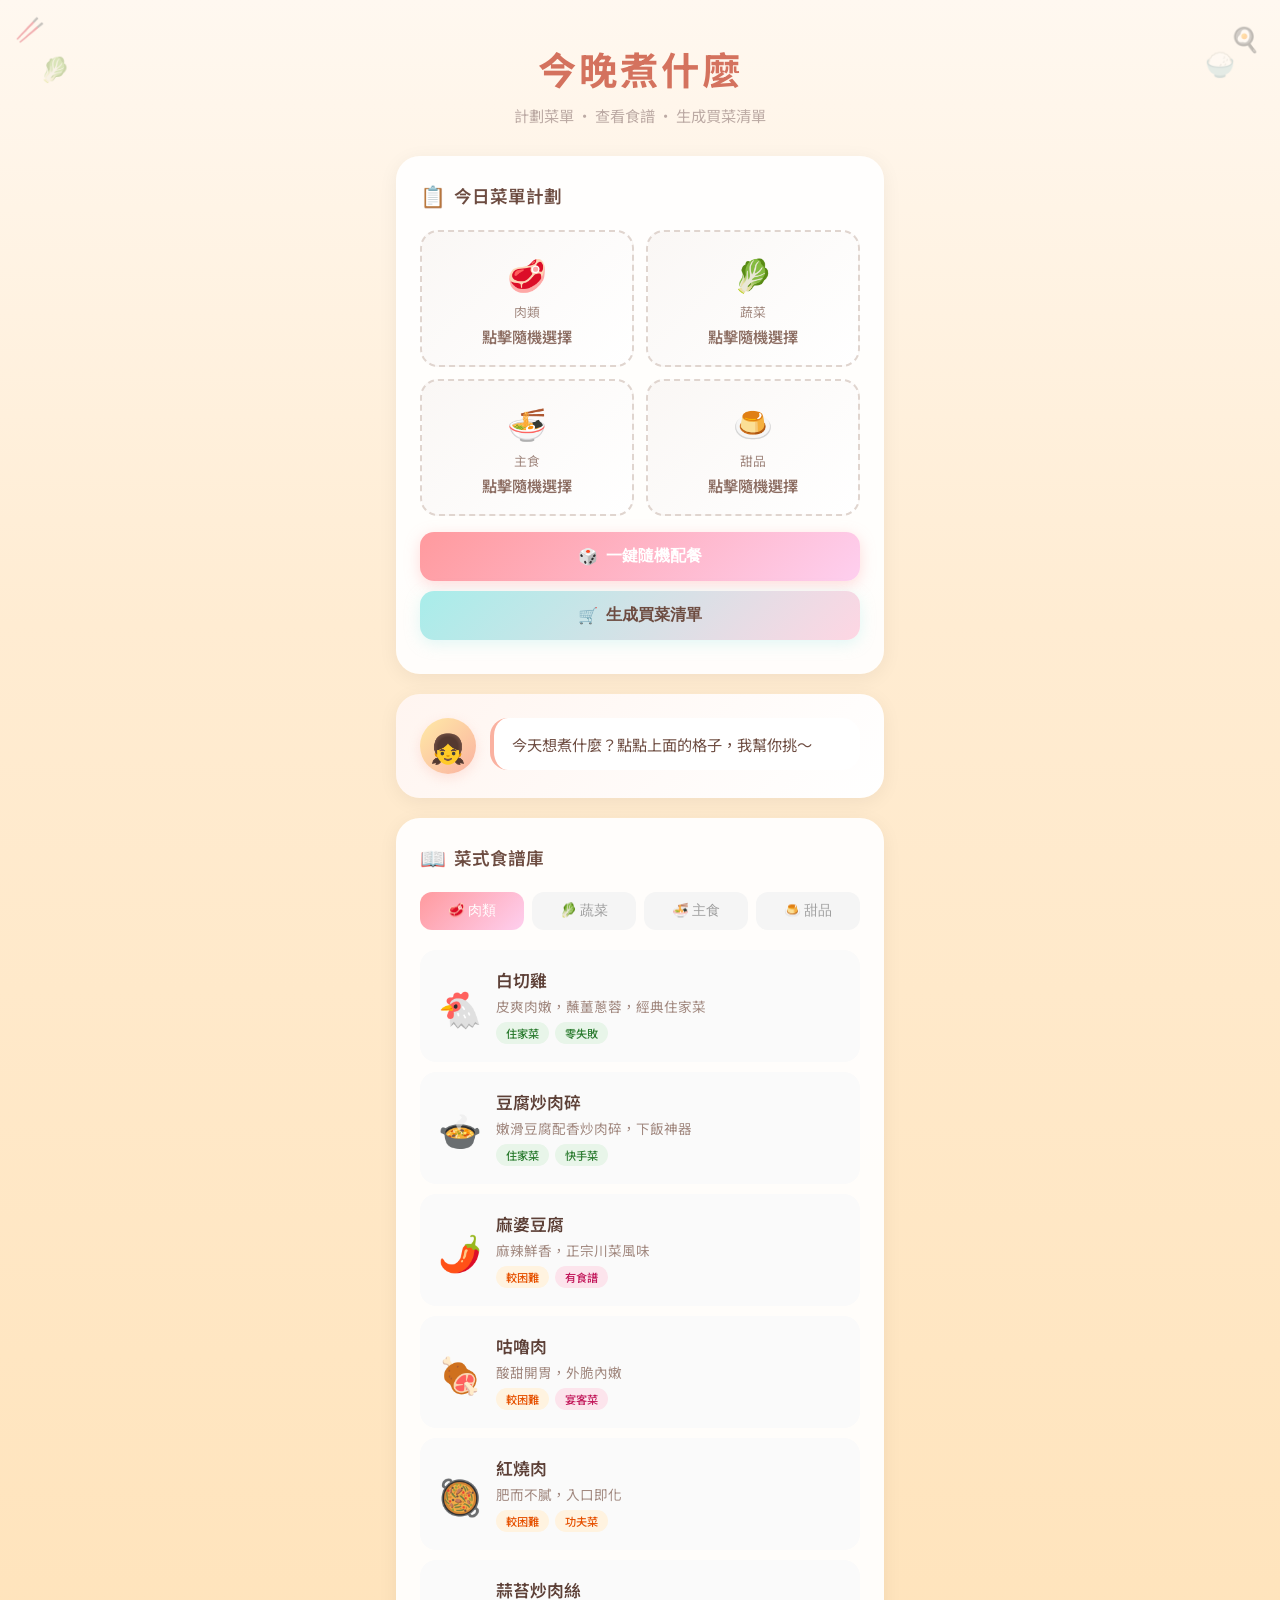
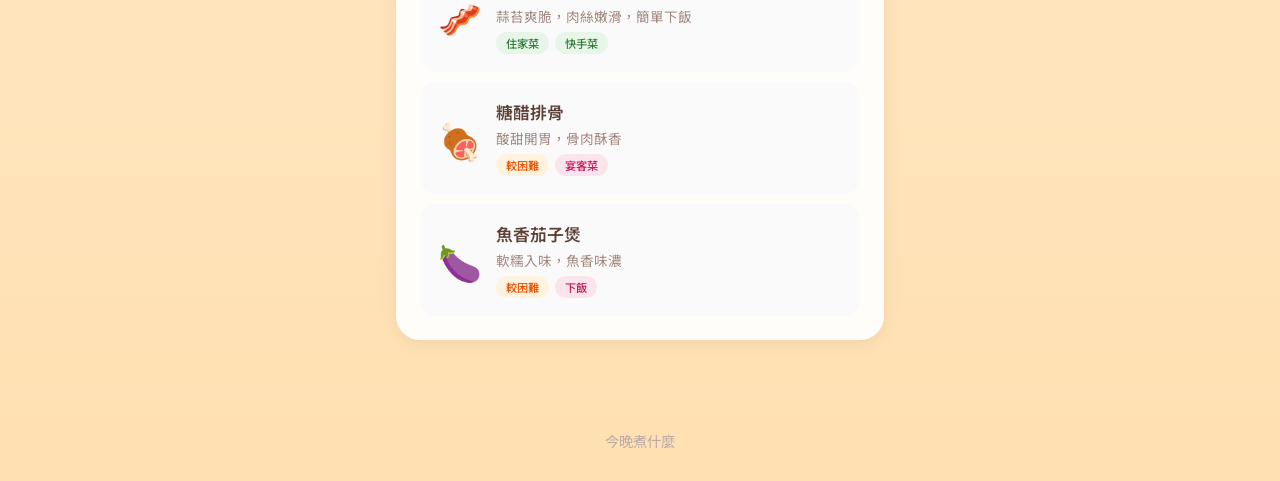
<file: index.html>
<!DOCTYPE html>
<html lang="zh-Hant">
<head>
<meta charset="UTF-8">
<meta name="viewport" content="width=device-width, initial-scale=1.0">
<title>今晚煮什麼</title>
<link href="https://fonts.googleapis.com/css2?family=Noto+Sans+TC:wght@300;400;500;700&display=swap" rel="stylesheet">
<style>
/* ===== 樣式 ===== */
* { margin:0; padding:0; box-sizing:border-box; }

body {
  font-family: 'Noto Sans TC', -apple-system, sans-serif;
  background: linear-gradient(180deg, #fff8f0 0%, #ffecd2 30%, #ffe0b2 100%);
  min-height: 100vh;
  color: #5d4037;
}

/* ===== 頂部標題 ===== */
.header {
  text-align: center;
  padding: 40px 20px 30px;
  position: relative;
  overflow: hidden;
}

.floating-icon {
  position: absolute;
  font-size: 1.5rem;
  opacity: 0.3;
  animation: float 4s ease-in-out infinite;
}

@keyframes float {
  0%, 100% { transform: translateY(0) rotate(0deg); }
  50% { transform: translateY(-15px) rotate(10deg); }
}

.header h1 {
  font-size: 2.4rem;
  color: #d4725e;
  font-weight: 700;
  letter-spacing: 3px;
}

.subtitle {
  color: #bcaaa4;
  font-size: 0.95rem;
  margin-top: 8px;
}

/* ===== 容器 ===== */
.container {
  max-width: 520px;
  margin: 0 auto;
  padding: 0 16px 40px;
}

/* ===== 區塊 ===== */
.section {
  background: rgba(255, 255, 255, 0.92);
  border-radius: 24px;
  padding: 24px;
  margin-bottom: 20px;
  box-shadow: 0 4px 20px rgba(0, 0, 0, 0.06);
}

.section-title {
  display: flex;
  align-items: center;
  gap: 8px;
  font-size: 1.1rem;
  font-weight: 600;
  color: #6d4c41;
  margin-bottom: 20px;
}

.section-title .icon {
  font-size: 1.3rem;
}

/* ===== 今日菜單計劃 ===== */
.plan-grid {
  display: grid;
  grid-template-columns: 1fr 1fr;
  gap: 12px;
  margin-bottom: 16px;
}

.plan-slot {
  background: linear-gradient(135deg, #faf7f5 0%, #fff 100%);
  border: 2px dashed #e0d5cf;
  border-radius: 18px;
  padding: 18px 12px;
  text-align: center;
  cursor: pointer;
  transition: all 0.3s ease;
}

.plan-slot:hover {
  border-color: #ffccbc;
  transform: translateY(-3px);
  box-shadow: 0 6px 20px rgba(255, 154, 158, 0.15);
}

.plan-slot.filled {
  border-style: solid;
  border-color: #ffab91;
  background: linear-gradient(135deg, #fff3e0 0%, #fff8f0 100%);
}

.slot-icon {
  font-size: 2rem;
  margin-bottom: 6px;
}

.slot-label {
  font-size: 0.8rem;
  color: #a1887f;
  margin-bottom: 4px;
}

.slot-dish {
  font-size: 0.95rem;
  font-weight: 600;
  color: #8d6e63;
  min-height: 22px;
}

.plan-slot.filled .slot-dish {
  color: #d4725e;
}

/* ===== 按鈕 ===== */
.btn-random-all,
.btn-shopping {
  width: 100%;
  padding: 14px;
  border: none;
  border-radius: 14px;
  font-size: 1rem;
  font-weight: 600;
  cursor: pointer;
  transition: all 0.3s;
  margin-bottom: 10px;
  display: flex;
  align-items: center;
  justify-content: center;
  gap: 8px;
}

.btn-random-all {
  background: linear-gradient(135deg, #ff9a9e 0%, #fecfef 100%);
  color: #fff;
  box-shadow: 0 4px 15px rgba(255, 154, 158, 0.35);
}

.btn-random-all:hover {
  transform: translateY(-2px);
}

.btn-shopping {
  background: linear-gradient(135deg, #a8edea 0%, #fed6e3 100%);
  color: #6d4c41;
  box-shadow: 0 4px 15px rgba(168, 237, 234, 0.35);
}

.btn-shopping:hover {
  transform: translateY(-2px);
}

/* ===== 小助手 ===== */
.daughter-section {
  display: flex;
  align-items: flex-start;
  gap: 14px;
  background: linear-gradient(135deg, #fff5f0 0%, #fff 100%);
}

.daughter-avatar {
  width: 56px;
  height: 56px;
  border-radius: 50%;
  background: linear-gradient(135deg, #ffeaa7 0%, #fab1a0 100%);
  display: flex;
  align-items: center;
  justify-content: center;
  font-size: 1.8rem;
  flex-shrink: 0;
  box-shadow: 0 4px 12px rgba(250, 177, 160, 0.3);
}

.daughter-bubble {
  flex: 1;
  background: #fff;
  border-radius: 18px;
  padding: 14px 18px;
  font-size: 0.95rem;
  color: #6d4c41;
  line-height: 1.6;
  border-left: 4px solid #fab1a0;
}

/* ===== 分類標籤 ===== */
.category-tabs {
  display: flex;
  gap: 8px;
  margin-bottom: 16px;
  overflow-x: auto;
  padding-bottom: 4px;
}

.tab-btn {
  flex: 1;
  min-width: 80px;
  padding: 10px 8px;
  border: none;
  border-radius: 12px;
  background: #f5f5f5;
  color: #9e9e9e;
  font-size: 0.85rem;
  font-weight: 500;
  cursor: pointer;
  transition: all 0.3s;
  white-space: nowrap;
}

.tab-btn.active {
  background: linear-gradient(135deg, #ff9a9e 0%, #fecfef 100%);
  color: #fff;
}

/* ===== 菜式卡片 ===== */
.dishes-list {
  display: flex;
  flex-direction: column;
  gap: 10px;
}

.dish-card {
  background: #fafafa;
  border-radius: 16px;
  padding: 16px;
  cursor: pointer;
  transition: all 0.3s;
  border: 2px solid transparent;
  display: flex;
  align-items: center;
  gap: 14px;
}

.dish-card:hover {
  border-color: #ffccbc;
  transform: translateX(4px);
}

.dish-emoji {
  font-size: 2.2rem;
  flex-shrink: 0;
}

.dish-info {
  flex: 1;
}

.dish-name {
  font-weight: 600;
  color: #5d4037;
  font-size: 1.05rem;
  margin-bottom: 4px;
}

.dish-desc {
  font-size: 0.85rem;
  color: #a1887f;
}

.dish-tags {
  display: flex;
  gap: 6px;
  margin-top: 6px;
}

.dish-tag {
  font-size: 0.7rem;
  padding: 3px 10px;
  border-radius: 20px;
  font-weight: 500;
}

.tag-easy {
  background: #e8f5e9;
  color: #2e7d32;
}

.tag-hard {
  background: #fff3e0;
  color: #e65100;
}

.tag-home {
  background: #fce4ec;
  color: #c2185b;
}

/* ===== 彈窗 ===== */
.modal {
  display: none;
  position: fixed;
  top: 0;
  left: 0;
  width: 100%;
  height: 100%;
  background: rgba(0, 0, 0, 0.45);
  z-index: 1000;
  align-items: center;
  justify-content: center;
  padding: 20px;
}

.modal.active {
  display: flex;
}

.modal-content {
  background: #fff;
  border-radius: 28px;
  max-width: 480px;
  width: 100%;
  max-height: 85vh;
  overflow-y: auto;
  position: relative;
}

.modal-close {
  position: absolute;
  top: 16px;
  right: 16px;
  width: 36px;
  height: 36px;
  border-radius: 50%;
  border: none;
  background: #f5f5f5;
  color: #8d6e63;
  font-size: 1.1rem;
  cursor: pointer;
}

.modal-header {
  text-align: center;
  padding: 32px 24px 20px;
  background: linear-gradient(180deg, #fff8f0 0%, #fff 100%);
  border-radius: 28px 28px 0 0;
}

.modal-emoji {
  font-size: 3.5rem;
  margin-bottom: 8px;
}

.modal-header h2 {
  color: #6d4c41;
  font-size: 1.4rem;
}

.modal-tags {
  display: flex;
  justify-content: center;
  gap: 8px;
  margin-top: 10px;
}

.modal-body {
  padding: 0 24px 24px;
}

/* ===== 食譜內容 ===== */
.recipe-section {
  margin-bottom: 24px;
}

.recipe-section h3 {
  color: #d4725e;
  font-size: 1rem;
  margin-bottom: 12px;
}

.ingredients-list {
  display: flex;
  flex-wrap: wrap;
  gap: 8px;
}

.ingredient-item {
  background: #fff3e0;
  color: #6d4c41;
  padding: 6px 14px;
  border-radius: 20px;
  font-size: 0.9rem;
  border: 1px solid #ffe0b2;
}

.step-item {
  display: flex;
  gap: 12px;
  margin-bottom: 14px;
  align-items: flex-start;
}

.step-num {
  width: 28px;
  height: 28px;
  border-radius: 50%;
  background: linear-gradient(135deg, #ff9a9e 0%, #fecfef 100%);
  color: #fff;
  display: flex;
  align-items: center;
  justify-content: center;
  font-size: 0.8rem;
  font-weight: 700;
  flex-shrink: 0;
}

.step-text {
  flex: 1;
  color: #5d4037;
  font-size: 0.95rem;
  line-height: 1.7;
  padding-top: 2px;
}

.recipe-tip {
  background: linear-gradient(135deg, #e8f5e9 0%, #f1f8e9 100%);
  border-radius: 14px;
  padding: 14px 18px;
  color: #33691e;
  font-size: 0.9rem;
  line-height: 1.6;
  border-left: 4px solid #81c784;
}

.btn-add-plan {
  width: calc(100% - 48px);
  margin: 0 24px 24px;
  padding: 14px;
  border: none;
  border-radius: 14px;
  background: linear-gradient(135deg, #ff9a9e 0%, #fecfef 100%);
  color: #fff;
  font-size: 1rem;
  font-weight: 600;
  cursor: pointer;
  display: flex;
  align-items: center;
  justify-content: center;
  gap: 8px;
}

/* ===== 買菜清單 ===== */
.shopping-list {
  padding: 0 24px 20px;
}

.shopping-category {
  margin-bottom: 16px;
}

.shopping-category h4 {
  color: #d4725e;
  font-size: 0.95rem;
  margin-bottom: 8px;
}

.shopping-item {
  display: flex;
  align-items: center;
  gap: 10px;
  padding: 8px 0;
  border-bottom: 1px solid #f5f5f5;
  font-size: 0.95rem;
  color: #5d4037;
}

.shopping-item input[type="checkbox"] {
  width: 20px;
  height: 20px;
  accent-color: #ff9a9e;
  cursor: pointer;
}

.shopping-item.checked {
  text-decoration: line-through;
  color: #bdbdbd;
}

.btn-copy {
  width: calc(100% - 48px);
  margin: 0 24px 24px;
  padding: 14px;
  border: 2px dashed #ffccbc;
  border-radius: 14px;
  background: #fff;
  color: #d4725e;
  font-size: 1rem;
  font-weight: 600;
  cursor: pointer;
  display: flex;
  align-items: center;
  justify-content: center;
  gap: 8px;
}

/* ===== 底部 ===== */
.footer {
  text-align: center;
  padding: 30px 20px;
  color: #bcaaa4;
  font-size: 0.9rem;
}

/* ===== 響應式 ===== */
@media (max-width: 400px) {
  .header h1 {
    font-size: 2rem;
  }
  .plan-grid {
    gap: 8px;
  }
  .plan-slot {
    padding: 14px 8px;
  }
  .slot-icon {
    font-size: 1.6rem;
  }
}
</style>
</head>
<body>
<div id="app">
  <div class="header">
    <span class="floating-icon" style="top:10px;left:15px">🥢</span>
    <span class="floating-icon" style="top:20px;right:20px;animation-delay:0.5s">🍳</span>
    <span class="floating-icon" style="top:50px;left:40px;animation-delay:1s">🥬</span>
    <span class="floating-icon" style="top:45px;right:45px;animation-delay:1.5s">🍚</span>
    <h1>今晚煮什麼</h1>
    <p class="subtitle">計劃菜單 · 查看食譜 · 生成買菜清單</p>
  </div>

  <div class="container">
    <div class="section">
      <div class="section-title"><span class="icon">📋</span><span>今日菜單計劃</span></div>
      <div class="plan-grid">
        <div class="plan-slot" onclick="pickRandom('meat')">
          <div class="slot-icon">🥩</div><div class="slot-label">肉類</div>
          <div class="slot-dish" id="plan-meat">點擊隨機選擇</div>
        </div>
        <div class="plan-slot" onclick="pickRandom('veggie')">
          <div class="slot-icon">🥬</div><div class="slot-label">蔬菜</div>
          <div class="slot-dish" id="plan-veggie">點擊隨機選擇</div>
        </div>
        <div class="plan-slot" onclick="pickRandom('staple')">
          <div class="slot-icon">🍜</div><div class="slot-label">主食</div>
          <div class="slot-dish" id="plan-staple">點擊隨機選擇</div>
        </div>
        <div class="plan-slot" onclick="pickRandom('dessert')">
          <div class="slot-icon">🍮</div><div class="slot-label">甜品</div>
          <div class="slot-dish" id="plan-dessert">點擊隨機選擇</div>
        </div>
      </div>
      <button class="btn-random-all" onclick="randomAll()"><span>🎲</span> 一鍵隨機配餐</button>
      <button class="btn-shopping" onclick="generateShoppingList()"><span>🛒</span> 生成買菜清單</button>
    </div>

    <div class="section daughter-section">
      <div class="daughter-avatar">👧</div>
      <div class="daughter-bubble" id="daughterBubble">今天想煮什麼？點點上面的格子，我幫你挑～</div>
    </div>

    <div class="section">
      <div class="section-title"><span class="icon">📖</span><span>菜式食譜庫</span></div>
      <div class="category-tabs">
        <button class="tab-btn active" onclick="switchTab('meat',this)">🥩 肉類</button>
        <button class="tab-btn" onclick="switchTab('veggie',this)">🥬 蔬菜</button>
        <button class="tab-btn" onclick="switchTab('staple',this)">🍜 主食</button>
        <button class="tab-btn" onclick="switchTab('dessert',this)">🍮 甜品</button>
      </div>
      <div class="dishes-list" id="dishesList"></div>
    </div>
  </div>

  <div class="modal" id="recipeModal" onclick="if(event.target===this)closeModal()">
    <div class="modal-content">
      <button class="modal-close" onclick="closeModal()">✕</button>
      <div class="modal-header">
        <div class="modal-emoji" id="modalEmoji">🍽️</div>
        <h2 id="modalTitle">菜式名稱</h2>
        <div class="modal-tags" id="modalTags"></div>
      </div>
      <div class="modal-body">
        <div class="recipe-section"><h3>📝 食材</h3><div class="ingredients-list" id="modalIngredients"></div></div>
        <div class="recipe-section"><h3>👩‍🍳 做法</h3><div class="steps-list" id="modalSteps"></div></div>
        <div class="recipe-tip" id="modalTip"></div>
      </div>
      <button class="btn-add-plan" onclick="addToPlanFromModal()"><span>➕</span> 加入今日菜單</button>
    </div>
  </div>

  <div class="modal" id="shoppingModal" onclick="if(event.target===this)closeShoppingModal()">
    <div class="modal-content">
      <button class="modal-close" onclick="closeShoppingModal()">✕</button>
      <div class="modal-header">
        <div class="modal-emoji">🛒</div>
        <h2>買菜清單</h2>
        <p style="color:#a1887f;font-size:0.9rem">根據今日菜單自動生成</p>
      </div>
      <div class="shopping-list" id="shoppingList"></div>
      <button class="btn-copy" onclick="copyList()"><span>📋</span> 複製清單</button>
    </div>
  </div>

  <div class="footer"><p>今晚煮什麼</p></div>
</div>

<script>
// ===================== 食譜數據 =====================
const recipes = {
  meat: [
    {
      id: 'baiqieji', name: '白切雞', emoji: '🐔',
      desc: '皮爽肉嫩，蘸薑蔥蓉，經典住家菜',
      difficulty: 'easy', tags: ['住家菜', '零失敗'],
      ingredients: ['新鮮雞 1 隻（約 1.2kg）', '薑 1 大塊', '蔥 3 條', '鹽 2 茶匙', '料酒 2 湯匙', '冰水 1 大盆'],
      steps: [
        '雞洗淨，用鹽均勻塗抹雞身內外，醃 15 分鐘',
        '大鍋水加薑片、蔥段、料酒煮滾',
        '手提雞頭，將雞身浸入滾水燙 10 秒，提起瀝水，重複 3 次（讓皮緊實）',
        '整隻雞放入鍋中，小火煮 25 分鐘（水保持微滾不沸騰）',
        '關火燜 15 分鐘，取出立刻浸入冰水 10 分鐘',
        '斬件上碟，配薑蔥蓉蘸料（薑蔥切末，熱油淋上，加鹽拌勻）'
      ],
      tip: '💡 浸冰水讓雞皮爽脆，肉質更嫩滑。雞胸最厚處插入筷子，流出清汁即熟。'
    },
    {
      id: 'doufuchaorousui', name: '豆腐炒肉碎', emoji: '🍲',
      desc: '嫩滑豆腐配香炒肉碎，下飯神器',
      difficulty: 'easy', tags: ['住家菜', '快手菜'],
      ingredients: ['嫩豆腐 2 盒', '豬肉碎 200g', '蒜頭 3 瓣', '生抽 2 湯匙', '蠔油 1 湯匙', '糖 1 茶匙', '蔥花適量', '胡椒粉少許'],
      steps: [
        '豆腐切小塊，用鹽水浸泡 5 分鐘（去豆腥味），瀝乾',
        '熱油爆香蒜末，加入肉碎炒至變色散開',
        '加入生抽、蠔油、糖、胡椒粉調味，炒勻',
        '輕輕放入豆腐，用鍋鏟背推勻（不要翻炒，豆腐易碎）',
        '加 2 湯匙水，蓋蓋小火燜 3 分鐘讓豆腐入味',
        '開蓋大火收汁，撒上蔥花即可'
      ],
      tip: '💡 用嫩豆腐口感最好，推的時候輕手，豆腐就不會碎。'
    },
    {
      id: 'mapodoufu', name: '麻婆豆腐', emoji: '🌶️',
      desc: '麻辣鮮香，正宗川菜風味',
      difficulty: 'hard', tags: ['較困難', '有食譜'],
      ingredients: ['嫩豆腐 1 盒', '豬絞肉 150g', '豆瓣醬 1.5 湯匙', '花椒粉 1 茶匙', '蒜末 1 湯匙', '薑末 1 茶匙', '蔥花適量', '生抽 1 湯匙', '太白粉水（勾芡用）'],
      steps: [
        '豆腐切 2cm 小方塊，鹽水焯燙 2 分鐘，瀝乾備用',
        '熱油爆香蒜末、薑末，加入絞肉炒至變色',
        '加入豆瓣醬小火炒出紅油（約 1 分鐘，不要炒焦）',
        '倒入清水 200ml 煮滾，加入生抽調味',
        '輕輕放入豆腐，小火煮 5 分鐘讓豆腐入味',
        '分 2-3 次淋入太白粉水勾芡，推勻至湯汁濃稠',
        '盛碟，撒上花椒粉和蔥花即可'
      ],
      tip: '💡 豆瓣醬本身有鹹味，不用再額外加鹽。勾芡分次加入，濃稠度更好控制。'
    },
    {
      id: 'gulurou', name: '咕嚕肉', emoji: '🍖',
      desc: '酸甜開胃，外脆內嫩',
      difficulty: 'hard', tags: ['較困難', '宴客菜'],
      ingredients: ['豬頸肉 400g', '青椒 1 個', '紅椒 1 個', '菠蘿 4 片', '雞蛋 1 隻', '生粉 3 湯匙', '番茄醬 3 湯匙', '白醋 2 湯匙', '糖 3 湯匙', '生抽 1 湯匙'],
      steps: [
        '豬肉切小塊，用生抽、糖、雞蛋醃 20 分鐘',
        '加入生粉拌勻，讓每塊肉均勻裹上粉漿',
        '熱油至 170°C，逐塊放入肉塊炸至金黃（約 3 分鐘），撈起',
        '油溫升至 190°C，回鍋複炸 30 秒至酥脆',
        '調酸甜汁：番茄醬、白醋、糖、2 湯匙水拌勻',
        '少油炒香青紅椒和菠蘿，倒入酸甜汁煮滾',
        '放入炸好的肉塊快速翻炒裹汁，立刻上碟'
      ],
      tip: '💡 複炸是酥脆的關鍵！肉塊裹汁要快，否則會變軟。'
    },
    {
      id: 'hongshaorou', name: '紅燒肉', emoji: '🥘',
      desc: '肥而不膩，入口即化',
      difficulty: 'hard', tags: ['較困難', '功夫菜'],
      ingredients: ['五花肉 600g', '冰糖 30g', '生抽 3 湯匙', '老抽 1 湯匙', '料酒 3 湯匙', '薑 5 片', '蔥 2 條', '八角 2 顆', '桂皮 1 小塊'],
      steps: [
        '五花肉切 3cm 方塊，冷水下鍋加薑片、料酒焯水，撈起洗淨',
        '少油小火炒冰糖至融化呈琥珀色（炒糖色）',
        '放入肉塊翻炒上色，加入薑片、八角、桂皮炒香',
        '加入生抽、老抽、料酒，倒入熱水剛好蓋過肉塊',
        '大火煮滾後轉小火，蓋蓋燜煮 45 分鐘',
        '開蓋大火收汁，不停翻炒至湯汁濃稠裹在肉上即可'
      ],
      tip: '💡 一定要加熱水，冷水會讓肉變硬。炒糖色小火慢炒，焦了會苦。'
    },
    {
      id: 'suantairousi', name: '蒜苔炒肉絲', emoji: '🥓',
      desc: '蒜苔爽脆，肉絲嫩滑，簡單下飯',
      difficulty: 'easy', tags: ['住家菜', '快手菜'],
      ingredients: ['蒜苔 300g', '豬肉絲 200g', '蒜頭 2 瓣', '生抽 1 湯匙', '料酒 1 湯匙', '生粉 1 茶匙', '鹽 半茶匙', '糖 少許'],
      steps: [
        '肉絲用生抽、料酒、生粉醃 15 分鐘',
        '蒜苔洗淨切段，蒜頭切片',
        '熱油快炒肉絲至變色，盛起備用',
        '原鍋加油爆香蒜片，倒入蒜苔大火快炒 2 分鐘',
        '加入肉絲回鍋，加鹽、糖調味，炒勻即可'
      ],
      tip: '💡 蒜苔不要炒太久，保持爽脆口感。肉絲先炒定型再回鍋，不會老。'
    },
    {
      id: 'tangcupaigu', name: '糖醋排骨', emoji: '🍖',
      desc: '酸甜開胃，骨肉酥香',
      difficulty: 'hard', tags: ['較困難', '宴客菜'],
      ingredients: ['排骨 500g', '番茄醬 3 湯匙', '白醋 2 湯匙', '糖 3 湯匙', '生抽 1 湯匙', '料酒 2 湯匙', '薑 3 片', '生粉 2 湯匙', '白芝麻適量'],
      steps: [
        '排骨切小段，冷水下鍋加薑片、料酒焯水，撈起瀝乾',
        '用生抽、料酒醃 20 分鐘，裹上薄薄一層生粉',
        '熱油至 170°C，放入排骨炸至金黃（約 5 分鐘），撈起',
        '油溫升至 190°C，回鍋複炸 1 分鐘至酥脆',
        '調汁：番茄醬、白醋、糖、生抽、3 湯匙水拌勻',
        '少油煮滾調汁，倒入排骨快速翻炒裹勻',
        '盛碟撒上白芝麻即可'
      ],
      tip: '💡 排骨先焯水去血水，炸出來更香。複炸讓外皮更酥脆。'
    },
    {
      id: 'qiezibao', name: '魚香茄子煲', emoji: '🍆',
      desc: '軟糯入味，魚香味濃',
      difficulty: 'hard', tags: ['較困難', '下飯'],
      ingredients: ['茄子 2 條', '豬絞肉 100g', '豆瓣醬 1 湯匙', '蒜末 1 湯匙', '薑末 1 茶匙', '蔥花適量', '生抽 1 湯匙', '糖 1 茶匙', '醋 1 茶匙', '太白粉水'],
      steps: [
        '茄子切條，用鹽醃 10 分鐘擠出水分',
        '熱油將茄子炸至微黃軟身，撈起瀝油',
        '少油爆香蒜末、薑末，加入絞肉炒散',
        '加入豆瓣醬炒出紅油，倒入炸好的茄子',
        '加生抽、糖、醋、少許水，小火燜 5 分鐘',
        '勾芡，撒上蔥花，盛入預熱的砂鍋即可'
      ],
      tip: '💡 茄子先醃鹽擠水，炸的時候不會吸太多油。砂鍋預熱能保持溫度。'
    }
  ],
  veggie: [
    {
      id: 'caixin', name: '蒜蓉菜心', emoji: '🥬',
      desc: '翠綠爽口，簡單清炒保留鮮甜',
      difficulty: 'easy', tags: ['住家菜', '5分鐘'],
      ingredients: ['菜心 400g', '蒜頭 4 瓣', '鹽 1 茶匙', '糖 半茶匙', '生抽 1 湯匙', '料酒 1 湯匙'],
      steps: [
        '菜心洗淨，粗莖部分用刀輕拍（易熟入味）',
        '蒜頭切末備用',
        '大火熱油，先下菜心莖部炒 30 秒',
        '加入菜葉和蒜末，大火快炒 1 分鐘',
        '沿鍋邊淋入料酒，加鹽、糖、生抽調味',
        '快速炒勻，菜心變深綠色立刻起鍋'
      ],
      tip: '💡 大火快炒是保持翠綠的秘訣！不要蓋蓋，否則菜會變黃。'
    },
    {
      id: 'shouyubaicai', name: '手撕包菜', emoji: '🥗',
      desc: '酸辣開胃，比刀切更入味',
      difficulty: 'easy', tags: ['住家菜', '下飯'],
      ingredients: ['包菜 半個', '乾辣椒 3 條', '蒜頭 3 瓣', '花椒 1 茶匙', '生抽 2 湯匙', '陳醋 1 湯匙', '糖 1 茶匙'],
      steps: [
        '包菜用手撕成小片（比刀切更易入味），洗淨瀝乾',
        '蒜頭切片，乾辣椒剪段去籽',
        '熱油爆香花椒後撈出（只留香味）',
        '加入蒜片和乾辣椒爆香',
        '倒入包菜，大火翻炒至微微變軟',
        '加入生抽、陳醋、糖，快速炒勻即可'
      ],
      tip: '💡 包菜要瀝乾水，否則炒出來水汪汪。手撕比刀切口感更好。'
    },
    {
      id: 'mapodoufu-veg', name: '麻婆豆腐（素版）', emoji: '🌱',
      desc: '用香菇代替肉碎，一樣麻辣過癮',
      difficulty: 'hard', tags: ['較困難', '素食'],
      ingredients: ['嫩豆腐 1 盒', '鮮香菇 4 朵', '豆瓣醬 1 湯匙', '花椒粉 1 茶匙', '蒜末 1 湯匙', '生抽 1 湯匙', '蔥花適量', '太白粉水'],
      steps: [
        '豆腐切小塊，鹽水焯燙 2 分鐘瀝乾',
        '香菇切丁，用少許油炒至金黃微焦（模擬肉香）',
        '加入豆瓣醬小火炒出紅油',
        '倒入清水 200ml，加生抽調味',
        '放入豆腐小火煮 5 分鐘',
        '勾芡，撒花椒粉和蔥花即可'
      ],
      tip: '💡 香菇要炒到微焦才有「肉」的口感，不要急著加水。'
    },
    {
      id: 'tangcupaigu-veg', name: '糖醋豆乾', emoji: '🍄',
      desc: '用豆乾代替排骨，酸甜一樣美味',
      difficulty: 'hard', tags: ['較困難', '創意菜'],
      ingredients: ['厚豆乾 4 塊', '青椒 1 個', '紅椒 1 個', '番茄醬 3 湯匙', '白醋 2 湯匙', '糖 3 湯匙', '生抽 1 湯匙', '生粉適量'],
      steps: [
        '豆乾切條，用廚房紙吸乾表面水分',
        '均勻裹上生粉，熱油炸至金黃酥脆',
        '青紅椒切塊備用',
        '調汁：番茄醬、白醋、糖、生抽、2 湯匙水拌勻',
        '少油炒香青紅椒，倒入調汁煮滾',
        '放入炸豆乾快速翻炒裹汁即可'
      ],
      tip: '💡 豆乾要吸乾水再炸，否則油會彈。炸好立刻裹汁吃最脆。'
    },
    {
      id: 'suanrongkongxincai', name: '蒜蓉通菜', emoji: '🌿',
      desc: '腐乳或蝦醬兩種風味，翠綠爽脆',
      difficulty: 'easy', tags: ['住家菜', '快手菜'],
      ingredients: ['通菜 400g', '蒜頭 4 瓣', '腐乳 2 塊（或蝦醬 1 茶匙）', '糖 半茶匙', '料酒 1 湯匙'],
      steps: [
        '通菜洗淨切段，蒜頭切末',
        '腐乳壓碎加少許水調開（如果用蝦醬則直接備用）',
        '大火熱油爆香蒜末',
        '倒入通菜大火快炒 1 分鐘',
        '加入腐乳汁（或蝦醬）、糖調味',
        '沿鍋邊淋入料酒，快速炒勻起鍋'
      ],
      tip: '💡 通菜炒太久會變黑，全程大火快炒不超過 2 分鐘。'
    },
    {
      id: 'xihongshichaojidan', name: '番茄炒蛋', emoji: '🍅',
      desc: '國民家常菜，酸甜開胃',
      difficulty: 'easy', tags: ['住家菜', '零失敗'],
      ingredients: ['番茄 3 個', '雞蛋 4 隻', '糖 1 湯匙', '鹽 半茶匙', '蔥花適量', '番茄醬 1 湯匙（可選）'],
      steps: [
        '番茄劃十字燙熱水去皮，切小塊',
        '雞蛋打散，加少許鹽拌勻',
        '熱油倒入蛋液，用筷子劃散成塊狀，盛起備用',
        '原鍋加少許油，倒入番茄塊中火炒出汁',
        '加入糖、番茄醬，煮至番茄軟爛',
        '倒入炒蛋拌勻，撒蔥花即可'
      ],
      tip: '💡 番茄去皮口感更好。加糖能中和酸味，番茄炒蛋的靈魂是「甜」。'
    },
    {
      id: 'ganbianjijiao', name: '乾煸四季豆', emoji: '🫛',
      desc: '外皮微皺，內裡爽脆，麻辣過癮',
      difficulty: 'hard', tags: ['較困難', '川菜'],
      ingredients: ['四季豆 300g', '豬絞肉 80g', '乾辣椒 5 條', '花椒 1 茶匙', '蒜末 1 湯匙', '生抽 1 湯匙', '糖 半茶匙'],
      steps: [
        '四季豆洗淨撕去老筋，折成段',
        '熱油至 160°C，放入四季豆炸至表皮起皺（約 3 分鐘），撈起瀝油',
        '少油炒香絞肉至微焦',
        '加入乾辣椒、花椒、蒜末爆香',
        '倒入炸好的四季豆，加生抽、糖調味',
        '大火快速翻炒均勻即可'
      ],
      tip: '💡 四季豆一定要炸熟或炒熟，否則有毒。炸至起皺是乾煸的標誌。'
    }
  ],
  staple: [
    {
      id: 'zhengdan', name: '蒸水蛋', emoji: '🥚',
      desc: '滑嫩如布丁，簡單又美味',
      difficulty: 'easy', tags: ['住家菜', '零失敗'],
      ingredients: ['雞蛋 3 隻', '溫水 300ml（蛋的 1.5 倍）', '鹽 半茶匙', '生抽 1 茶匙', '蔥花適量', '香油少許'],
      steps: [
        '雞蛋打入碗中，加入鹽打散',
        '慢慢加入溫水（約 40°C），邊加邊攪勻',
        '用篩網過濾蛋液 2 次（去除泡沫，蒸出來更滑）',
        '倒入深碟，蓋上保鮮膜（用牙籤戳幾個小孔）',
        '水滾後放入，中火蒸 10 分鐘',
        '關火燜 2 分鐘，取出淋生抽、香油，撒蔥花'
      ],
      tip: '💡 溫水+過濾+保鮮膜，三招讓蒸蛋像布丁一樣滑！'
    },
    {
      id: 'yifen', name: '番茄肉醬意粉', emoji: '🍝',
      desc: '濃郁醬汁配彈牙意粉，經典西式風味',
      difficulty: 'hard', tags: ['較困難', '有食譜'],
      ingredients: ['意大利粉 200g', '番茄 3 個', '洋蔥 1/2 個', '蒜頭 2 瓣', '豬絞肉 150g', '番茄醬 2 湯匙', '芝士粉適量', '羅勒葉少許', '橄欖油'],
      steps: [
        '大鍋水加 1 湯匙鹽煮滾，放入意粉煮 8-10 分鐘（按包裝時間）',
        '番茄劃十字燙熱水去皮，切小塊；洋蔥切丁',
        '熱橄欖油爆香蒜末和洋蔥，炒至洋蔥透明',
        '加入絞肉炒至變色，加入番茄塊炒軟出汁',
        '加入番茄醬和 1 湯匙煮麵水，小火煮 10 分鐘成濃郁醬汁',
        '意粉瀝乾（保留少許煮麵水），倒入醬汁拌勻',
        '裝碟撒上芝士粉和羅勒葉即可'
      ],
      tip: '💡 煮麵水含澱粉，加一湯匙進醬汁能讓醬汁更掛麵。意粉瀝乾後立刻拌醬，不要放涼。'
    },
    {
      id: 'mixian', name: '雞湯米線', emoji: '🍜',
      desc: '湯鮮味美，暖胃又暖心',
      difficulty: 'hard', tags: ['較困難', '有食譜'],
      ingredients: ['米線 200g', '雞骨架 1 副（或雞湯 500ml）', '榨菜 1 包', '肉絲 100g', '蔥花', '香菜', '生抽 1 湯匙', '白胡椒粉'],
      steps: [
        '雞骨架洗淨，冷水下鍋焯水去血沫，撈起洗淨',
        '重新加水 1L，加薑片大火煮滾，轉小火熬 1 小時成雞湯',
        '米線用溫水浸泡 15 分鐘至軟',
        '肉絲用生抽、胡椒粉、少許生粉醃 10 分鐘',
        '雞湯煮滾，放入肉絲煮熟撈起',
        '另煮一鍋水，燙熟米線（約 2-3 分鐘）',
        '米線撈入碗中，倒入熱雞湯和肉絲',
        '放上榨菜、蔥花、香菜，根據喜好加辣'
      ],
      tip: '💡 雞骨架熬湯比雞精更鮮。米線不要煮太久，會爛。湯和米線分開煮，湯才清澈。'
    },
    {
      id: 'chaofan', name: '揚州炒飯', emoji: '🍚',
      desc: '粒粒分明，色彩繽紛，剩飯變美味',
      difficulty: 'easy', tags: ['住家菜', '快手菜'],
      ingredients: ['隔夜飯 2 碗', '雞蛋 2 隻', '火腿丁 50g', '青豆 30g', '紅蘿蔔丁 30g', '蔥花', '鹽', '生抽 1 湯匙'],
      steps: [
        '隔夜飯用筷子撥散，讓米粒分開（這是粒粒分明的關鍵）',
        '雞蛋打散，熱油快炒成碎蛋花，盛起備用',
        '少油炒香火腿丁、青豆、紅蘿蔔丁',
        '倒入飯，大火翻炒 2 分鐘讓飯粒跳動',
        '加入碎蛋花、鹽、生抽，繼續大火翻炒',
        '炒至飯粒在鍋中跳舞，撒蔥花即可'
      ],
      tip: '💡 一定要用隔夜飯！水分少才能炒得乾爽。大火快炒，飯會在鍋裡「跳舞」。'
    },
    {
      id: 'zhajiangmian', name: '炸醬麵', emoji: '🍜',
      desc: '濃郁肉醬拌麵，北方經典風味',
      difficulty: 'hard', tags: ['較困難', '有食譜'],
      ingredients: ['麵條 300g', '豬絞肉 200g', '黃豆醬 2 湯匙', '甜麵醬 1 湯匙', '黃瓜 1 條', '紅蘿蔔 半條', '蔥花', '蒜末 1 湯匙', '糖 1 茶匙'],
      steps: [
        '黃瓜、紅蘿蔔切細絲備用',
        '熱油爆香蒜末，加入絞肉炒至變色微焦',
        '加入黃豆醬、甜麵醬小火炒 3 分鐘（醬香四溢）',
        '加 2 湯匙水、糖，小火煮 5 分鐘成濃稠炸醬',
        '另煮一鍋水，煮熟麵條，撈起過冷水（更彈牙）',
        '麵條盛碗，淋上炸醬，放上黃瓜絲、紅蘿蔔絲、蔥花',
        '吃的時候拌勻即可'
      ],
      tip: '💡 黃豆醬和甜麵醬比例 2:1 最剛好。肉要炒到微焦才香。麵過冷水更彈牙。'
    },
    {
      id: 'congee', name: '皮蛋瘦肉粥', emoji: '🥣',
      desc: '綿密香滑，暖胃早餐或宵夜',
      difficulty: 'easy', tags: ['住家菜', '養胃'],
      ingredients: ['白米 1 杯', '皮蛋 2 隻', '瘦肉絲 150g', '薑絲適量', '蔥花', '鹽', '胡椒粉', '香油少許'],
      steps: [
        '白米洗淨，加少許油和鹽醃 30 分鐘（更易煮綿）',
        '大鍋水滾，放入白米，大火煮滾後轉小火煮 45 分鐘',
        '瘦肉絲用鹽、胡椒粉、少許生粉醃 15 分鐘',
        '皮蛋去殼切小塊',
        '粥煮至綿密後，加入薑絲和瘦肉絲，攪散煮 3 分鐘',
        '加入皮蛋塊，煮 2 分鐘',
        '調味，撒蔥花、淋香油即可'
      ],
      tip: '💡 米先醃油鹽，煮出來更綿密。皮蛋最後放，煮太久會化掉。'
    },
    {
      id: 'danzhafan', name: '蛋炒飯', emoji: '🍳',
      desc: '最簡單也最困難，黃金蛋炒飯',
      difficulty: 'easy', tags: ['住家菜', '快手菜'],
      ingredients: ['隔夜飯 1 碗', '雞蛋 2 隻', '蔥花', '鹽', '胡椒粉', '生抽 半湯匙'],
      steps: [
        '隔夜飯用筷子撥散',
        '雞蛋打散，將一半蛋液倒入飯中拌勻（讓每粒飯裹上蛋）',
        '熱油倒入拌好的飯，大火翻炒至米粒跳動',
        '將剩餘蛋液均勻淋在飯上，快速翻炒讓蛋包裹飯粒',
        '加鹽、胡椒粉、生抽調味',
        '撒蔥花，炒至飯粒金黃乾爽即可'
      ],
      tip: '💡 蛋液分兩次加是黃金蛋炒飯的秘訣！第一次拌飯，第二次裹飯粒。'
    }
  ],
  dessert: [
    {
      id: 'yugao', name: '椰汁年糕', emoji: '🐟',
      desc: '傳統魚形年糕，寓意年年有餘，椰香軟糯',
      difficulty: 'easy', tags: ['住家菜', '寓意菜'],
      ingredients: ['糯米粉 200g', '粘米粉 50g', '椰漿 200ml', '糖 80g', '水 100ml', '植物油 1 湯匙', '魚形模具（或普通容器）'],
      steps: [
        '糯米粉、粘米粉混合過篩',
        '椰漿、糖、水加熱至糖溶解，放涼至溫熱',
        '慢慢將椰漿倒入粉中，邊倒邊攪成無顆粒粉漿',
        '加入植物油拌勻',
        '模具刷油，倒入粉漿至 8 分滿',
        '水滾後大火蒸 30-40 分鐘，用牙籤插入無粉漿黏住即熟',
        '放涼後脫模，可切片慢火煎至兩面金黃更香'
      ],
      tip: '💡 蒸的時候模具上蓋錫紙或碟子，防止水滴入。放涼後更好脫模。'
    },
    {
      id: 'hongdougao', name: '紅豆糕', emoji: '🫘',
      desc: '軟糯香甜，紅豆粒粒分明',
      difficulty: 'hard', tags: ['較困難', '傳統'],
      ingredients: ['紅豆 150g', '糯米粉 150g', '粘米粉 50g', '糖 100g', '椰漿 150ml', '水 200ml'],
      steps: [
        '紅豆洗淨，浸泡 4 小時或過夜',
        '紅豆加水煮至軟爛（約 40 分鐘），瀝乾保留紅豆水',
        '糯米粉和粘米粉混合，加入椰漿和紅豆水調成粉漿',
        '加入糖和一半紅豆粒拌勻',
        '模具鋪烘焙紙，倒入粉漿，表面撒上剩餘紅豆粒',
        '水滾後大火蒸 35-40 分鐘',
        '完全放涼後切件，冷藏後口感更Q彈'
      ],
      tip: '💡 紅豆不要煮太爛，保留一點口感更好吃。一定要完全放涼再切，否則會黏刀。'
    },
    {
      id: 'mangguobuding', name: '芒果布丁', emoji: '🥭',
      desc: '香滑布丁配鮮甜芒果，夏日清涼甜品',
      difficulty: 'easy', tags: ['住家菜', '免焗'],
      ingredients: ['芒果 2 個（大）', '鮮奶 250ml', '淡奶 100ml', '魚膠粉 10g', '糖 40g', '水 50ml'],
      steps: [
        '芒果去皮切粒，一半留用，一半放入攪拌機打成芒果汁',
        '魚膠粉加 50ml 水靜置 5 分鐘，隔水加熱至溶解',
        '鮮奶、淡奶、糖加熱至糖溶解（不用煮滾），放涼',
        '將芒果汁、奶液、魚膠液混合拌勻',
        '倒入模具，冷藏 4 小時或過夜至凝固',
        '脫模後放上芒果粒裝飾即可'
      ],
      tip: '💡 淡奶讓布丁更香滑，沒有可用鮮奶代替。魚膠粉一定要完全溶解，否則布丁會出水。'
    },
    {
      id: 'tangshui', name: '紅豆沙', emoji: '🫘',
      desc: '綿密紅豆沙，陳皮香氣，經典廣式糖水',
      difficulty: 'easy', tags: ['住家菜', '養生'],
      ingredients: ['紅豆 200g', '陳皮 1 小塊', '冰糖 80g', '水 1.5L', '鹽 1 小撮'],
      steps: [
        '紅豆洗淨，浸泡 4 小時或過夜',
        '陳皮用熱水泡軟，刮去白瓤，切絲',
        '紅豆加水大火煮滾，轉小火煮 1 小時至軟爛',
        '用湯匙壓爛部分紅豆（讓湯更濃稠），或部分用攪拌機打碎',
        '加入陳皮絲和冰糖，繼續煮 15 分鐘',
        '加一小撮鹽提味，關火即可'
      ],
      tip: '💡 加一小撮鹽能讓甜味更突出。陳皮是靈魂，不要省略。紅豆浸泡後更容易煮爛。'
    },
    {
      id: 'shuangpinai', name: '雙皮奶', emoji: '🥛',
      desc: '順德名點，兩層奶皮，香滑濃郁',
      difficulty: 'hard', tags: ['較困難', '傳統'],
      ingredients: ['鮮水牛奶 500ml', '蛋白 3 隻', '糖 40g'],
      steps: [
        '鮮奶倒入碗中，大火蒸 10 分鐘或小火煮熱（不要煮滾）',
        '放涼後表面會結一層奶皮，用牙籤沿碗邊劃一圈',
        '將奶從碗邊倒出，碗底留少許奶和奶皮',
        '蛋白打散，加入糖和倒出的奶拌勻，過篩 2 次',
        '將蛋奶液沿碗邊緩緩倒回有奶皮的碗中（奶皮會浮起）',
        '蓋上錫紙，水滾後中火蒸 12 分鐘',
        '關火燜 5 分鐘，放涼後冷藏食用'
      ],
      tip: '💡 一定要用鮮水牛奶，脂肪含量高才能結出厚奶皮。倒回蛋奶液時要慢，奶皮才會浮在表面。'
    },
    {
      id: 'mahu', name: '芝麻糊', emoji: '🖤',
      desc: '濃郁香滑，養顏烏髮，冬日暖身佳品',
      difficulty: 'easy', tags: ['住家菜', '養生'],
      ingredients: ['黑芝麻 100g', '白米 50g', '冰糖 60g', '水 800ml'],
      steps: [
        '黑芝麻乾鍋小火炒香（約 3 分鐘，聞到香味即可，不要炒焦）',
        '白米洗淨浸泡 30 分鐘',
        '黑芝麻和白米放入攪拌機，加 400ml 水打成細滑漿',
        '過篩去除粗渣（可重複打一次更細滑）',
        '芝麻漿倒入鍋中，加剩餘水和冰糖',
        '小火邊煮邊攪拌，煮至濃稠冒泡即可',
        '熱食或放涼冷藏後食用均可'
      ],
      tip: '💡 黑芝麻一定要炒香，否則會有生味。邊煮邊攪拌防止糊底。過篩是口感細滑的關鍵。'
    }
  ]
};

// ===================== 台詞數據 =====================
const quotes = {
  normal: [
    '今天想煮什麼？點點上面的格子，我幫你挑～',
    '這個看起來好好吃！煮出來一定很棒～',
    '買菜有目標，煮飯更快樂！今天想吃什麼呢？',
    '隨機選一個吧，說不定有驚喜哦！',
    '不知道吃什麼？讓我來幫你決定～'
  ],
  afterPick: [
    '哇！{dish}！這個很讚～',
    '{dish}耶！已經聞到香味了～',
    '好選擇！{dish}配飯一定很棒～',
    '選了{dish}，今晚有口福了！',
    '{dish}！期待開動～'
  ],
  afterRandom: [
    '一鍵配餐完成！今天的菜單看起來很豐富呢～',
    '隨機配餐成功！覺得怎麼樣？不滿意可以重新選哦～',
    '今天的組合很不錯呢！有肉有菜有主食～',
    '配好了！看看合不合口味？'
  ],
  shopping: [
    '買菜清單生成好了！照著買就不會漏了～',
    '清單準備好了，打勾一項項買，很有成就感哦！',
    '記得帶環保袋去買菜～',
    '清單在這裡，買完回來就可以開煮了！'
  ]
};

// ===================== 狀態 =====================
let currentPlan = { meat: null, veggie: null, staple: null, dessert: null };
let currentTab = 'meat';
let currentModalDish = null;

// ===================== 初始化 =====================
function init() {
  renderDishes('meat');
  updatePlanDisplay();
}

// ===================== 渲染菜式列表 =====================
function renderDishes(cat) {
  const list = document.getElementById('dishesList');
  list.innerHTML = '';
  recipes[cat].forEach(dish => {
    const card = document.createElement('div');
    card.className = 'dish-card';
    card.onclick = () => openRecipe(dish);
    const tagsHtml = dish.tags.map(t => {
      const cls = t === '住家菜' || t === '零失敗' || t === '快手菜' || t === '5分鐘' || t === '養生' ? 'tag-easy' :
                  t === '較困難' || t === '功夫菜' ? 'tag-hard' : 'tag-home';
      return '<span class="dish-tag ' + cls + '">' + t + '</span>';
    }).join('');
    card.innerHTML = '<div class="dish-emoji">' + dish.emoji + '</div>' +
      '<div class="dish-info"><div class="dish-name">' + dish.name + '</div>' +
      '<div class="dish-desc">' + dish.desc + '</div>' +
      '<div class="dish-tags">' + tagsHtml + '</div></div>';
    list.appendChild(card);
  });
}

// ===================== 分類切換 =====================
function switchTab(cat, btn) {
  currentTab = cat;
  document.querySelectorAll('.tab-btn').forEach(b => b.classList.remove('active'));
  btn.classList.add('active');
  renderDishes(cat);
}

// ===================== 打開食譜彈窗 =====================
function openRecipe(dish) {
  currentModalDish = dish;
  document.getElementById('modalEmoji').textContent = dish.emoji;
  document.getElementById('modalTitle').textContent = dish.name;
  const tagsHtml = dish.tags.map(t => {
    const cls = t === '住家菜' || t === '零失敗' || t === '養生' ? 'tag-easy' :
                t === '較困難' ? 'tag-hard' : 'tag-home';
    return '<span class="dish-tag ' + cls + '">' + t + '</span>';
  }).join('');
  document.getElementById('modalTags').innerHTML = tagsHtml;
  document.getElementById('modalIngredients').innerHTML = dish.ingredients.map(i =>
    '<span class="ingredient-item">' + i + '</span>'
  ).join('');
  document.getElementById('modalSteps').innerHTML = dish.steps.map((s, i) =>
    '<div class="step-item"><div class="step-num">' + (i + 1) + '</div>' +
    '<div class="step-text">' + s + '</div></div>'
  ).join('');
  document.getElementById('modalTip').innerHTML = dish.tip;
  document.getElementById('recipeModal').classList.add('active');
}

// ===================== 關閉食譜彈窗 =====================
function closeModal() {
  document.getElementById('recipeModal').classList.remove('active');
  currentModalDish = null;
}

// ===================== 隨機選擇單個分類 =====================
function pickRandom(cat) {
  const list = recipes[cat];
  const dish = list[Math.floor(Math.random() * list.length)];
  currentPlan[cat] = dish;
  updatePlanDisplay();
  const q = quotes.afterPick[Math.floor(Math.random() * quotes.afterPick.length)];
  updateDaughter(q.replace('{dish}', dish.name));
}

// ===================== 一鍵隨機配餐 =====================
function randomAll() {
  Object.keys(recipes).forEach(cat => {
    currentPlan[cat] = recipes[cat][Math.floor(Math.random() * recipes[cat].length)];
  });
  updatePlanDisplay();
  updateDaughter(quotes.afterRandom[Math.floor(Math.random() * quotes.afterRandom.length)]);
}

// ===================== 從彈窗加入計劃 =====================
function addToPlanFromModal() {
  if (!currentModalDish) return;
  for (const cat of Object.keys(recipes)) {
    const found = recipes[cat].find(d => d.id === currentModalDish.id);
    if (found) {
      currentPlan[cat] = found;
      updatePlanDisplay();
      closeModal();
      updateDaughter('已把' + found.name + '加入今日菜單！');
      return;
    }
  }
}

// ===================== 更新計劃顯示 =====================
function updatePlanDisplay() {
  const slots = { meat: 'plan-meat', veggie: 'plan-veggie', staple: 'plan-staple', dessert: 'plan-dessert' };
  for (const [cat, elId] of Object.entries(slots)) {
    const el = document.getElementById(elId);
    const slotEl = el.closest('.plan-slot');
    if (currentPlan[cat]) {
      el.textContent = currentPlan[cat].name;
      slotEl.classList.add('filled');
    } else {
      el.textContent = '點擊隨機選擇';
      slotEl.classList.remove('filled');
    }
  }
}

// ===================== 生成買菜清單 =====================
function generateShoppingList() {
  const selected = Object.values(currentPlan).filter(d => d !== null);
  if (selected.length === 0) {
    updateDaughter('先選幾道菜，我才能幫你生成買菜清單哦～');
    return;
  }
  const allIng = [];
  selected.forEach(dish => { dish.ingredients.forEach(ing => allIng.push(ing)); });

  const cats = { '🥩 肉類': [], '🥬 蔬菜': [], '🍚 主食/粉麵': [], '🧂 調味料': [], '🥛 奶蛋/其他': [] };
  allIng.forEach(item => {
    const n = item.toLowerCase();
    if (n.includes('豬') || n.includes('雞') || n.includes('肉') || n.includes('火腿') || n.includes('絞肉') || n.includes('排骨'))
      cats['🥩 肉類'].push(item);
    else if (n.includes('菜') || n.includes('蔥') || n.includes('蒜') || n.includes('薑') || n.includes('椒') || n.includes('蘿蔔') || n.includes('菠蘿') || n.includes('番茄') || n.includes('洋蔥') || n.includes('香菇') || n.includes('包菜') || n.includes('豆乾') || n.includes('榨菜') || n.includes('香菜') || n.includes('羅勒') || n.includes('四季豆') || n.includes('通菜') || n.includes('茄子') || n.includes('青豆') || n.includes('黃瓜'))
      cats['🥬 蔬菜'].push(item);
    else if (n.includes('米') || n.includes('粉') || n.includes('麵') || n.includes('年糕') || n.includes('意粉') || n.includes('米線') || n.includes('麵條') || n.includes('飯'))
      cats['🍚 主食/粉麵'].push(item);
    else if (n.includes('醬') || n.includes('油') || n.includes('醋') || n.includes('糖') || n.includes('鹽') || n.includes('料酒') || n.includes('胡椒') || n.includes('花椒') || n.includes('八角') || n.includes('桂皮') || n.includes('生粉') || n.includes('魚膠') || n.includes('豆瓣') || n.includes('黃豆') || n.includes('甜麵') || n.includes('蠔油') || n.includes('生抽') || n.includes('老抽') || n.includes('陳醋') || n.includes('番茄醬') || n.includes('香油'))
      cats['🧂 調味料'].push(item);
    else
      cats['🥛 奶蛋/其他'].push(item);
  });

  const listEl = document.getElementById('shoppingList');
  listEl.innerHTML = '';
  for (const [catName, items] of Object.entries(cats)) {
    if (items.length === 0) continue;
    const catDiv = document.createElement('div');
    catDiv.className = 'shopping-category';
    const unique = [...new Set(items)];
    const itemsHtml = unique.map(name =>
      '<div class="shopping-item"><input type="checkbox" onchange="this.parentElement.classList.toggle(\'checked\')">' +
      '<span>' + name + '</span></div>'
    ).join('');
    catDiv.innerHTML = '<h4>' + catName + '</h4>' + itemsHtml;
    listEl.appendChild(catDiv);
  }
  document.getElementById('shoppingModal').classList.add('active');
  updateDaughter(quotes.shopping[Math.floor(Math.random() * quotes.shopping.length)]);
}

// ===================== 關閉買菜清單 =====================
function closeShoppingModal() {
  document.getElementById('shoppingModal').classList.remove('active');
}

// ===================== 複製清單 =====================
function copyList() {
  const items = [];
  document.querySelectorAll('.shopping-item span').forEach(el => items.push(el.textContent));
  const text = '🛒 今晚煮什麼 - 買菜清單\n\n' + items.join('\n');
  if (navigator.clipboard) {
    navigator.clipboard.writeText(text).then(() =>
      updateDaughter('清單已複製！可以貼到備忘錄裡～')
    );
  } else {
    updateDaughter('請手動截圖保存清單哦～');
  }
}

// ===================== 更新小助手台詞 =====================
function updateDaughter(text) {
  const bubble = document.getElementById('daughterBubble');
  bubble.style.opacity = '0';
  setTimeout(() => { bubble.textContent = text; bubble.style.opacity = '1'; }, 200);
}

// ===================== 啟動 =====================
init();
</script>
</body>
</html>
</file>
